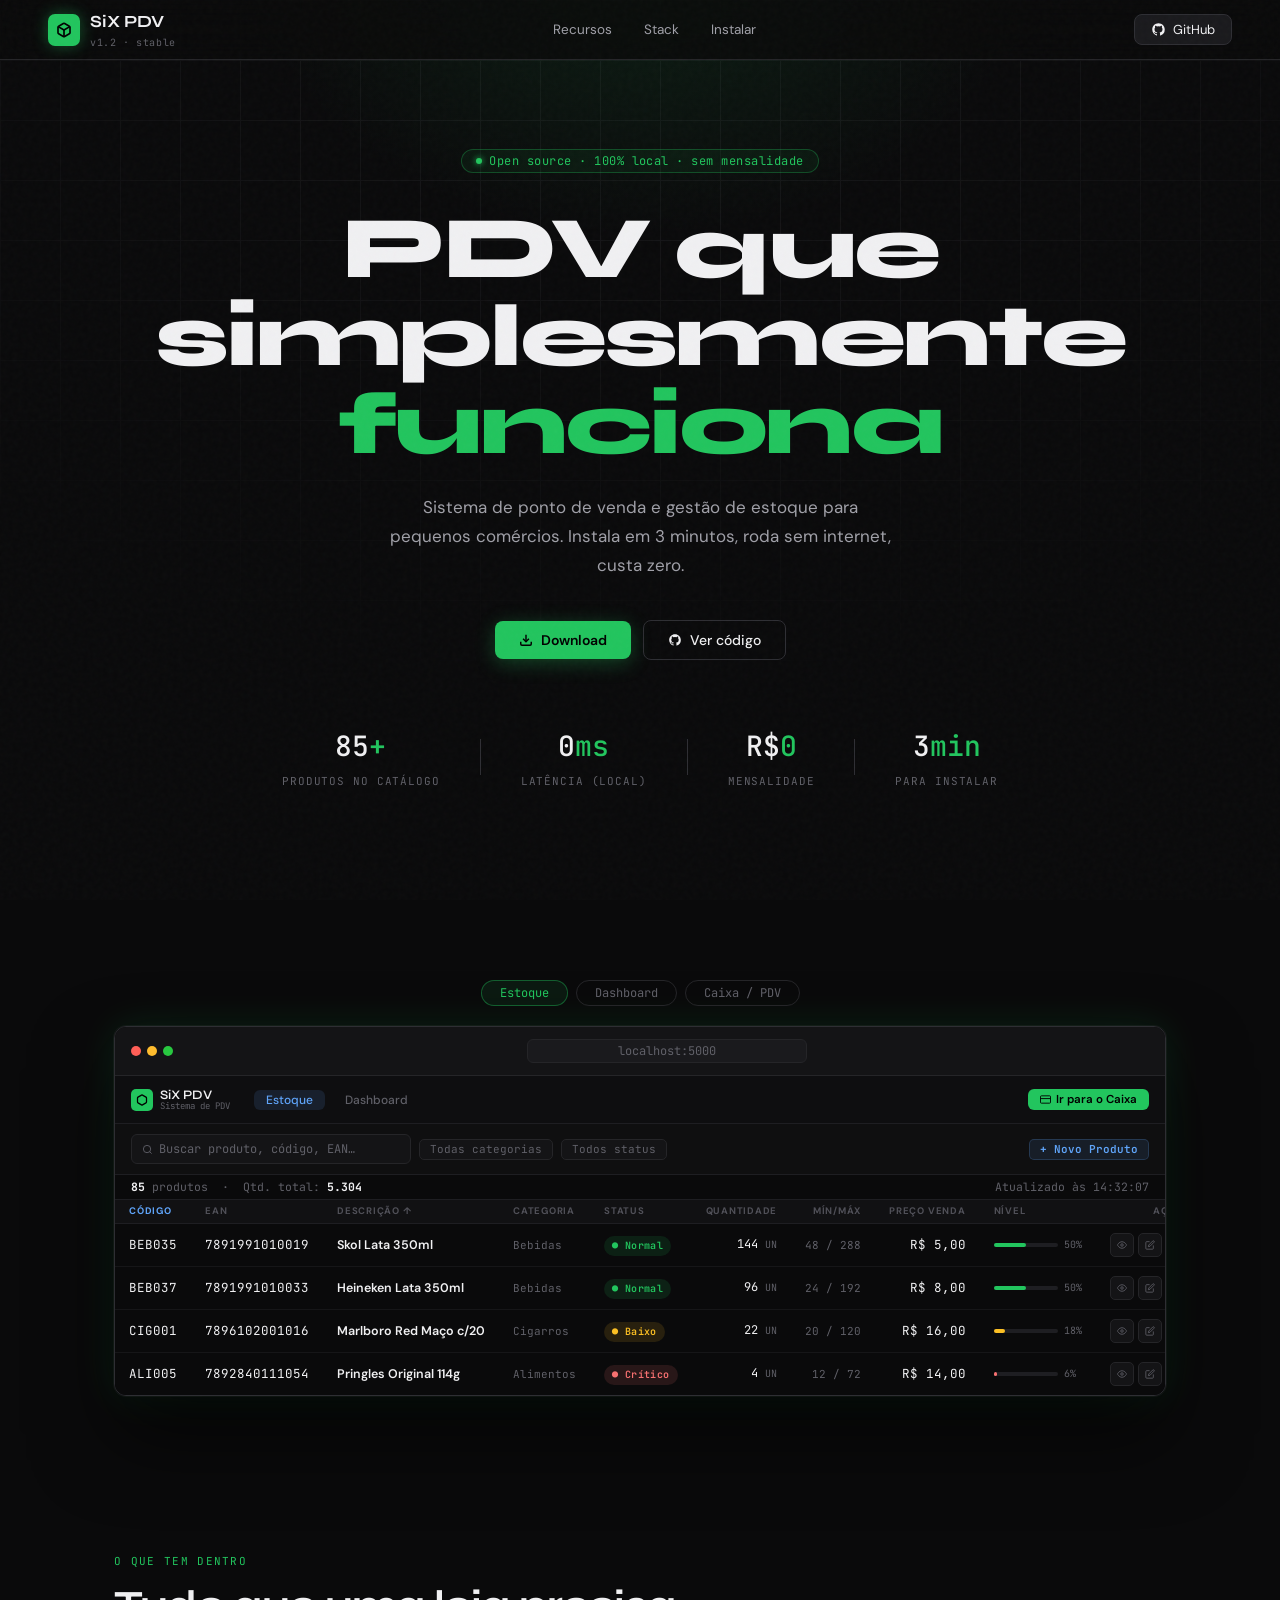
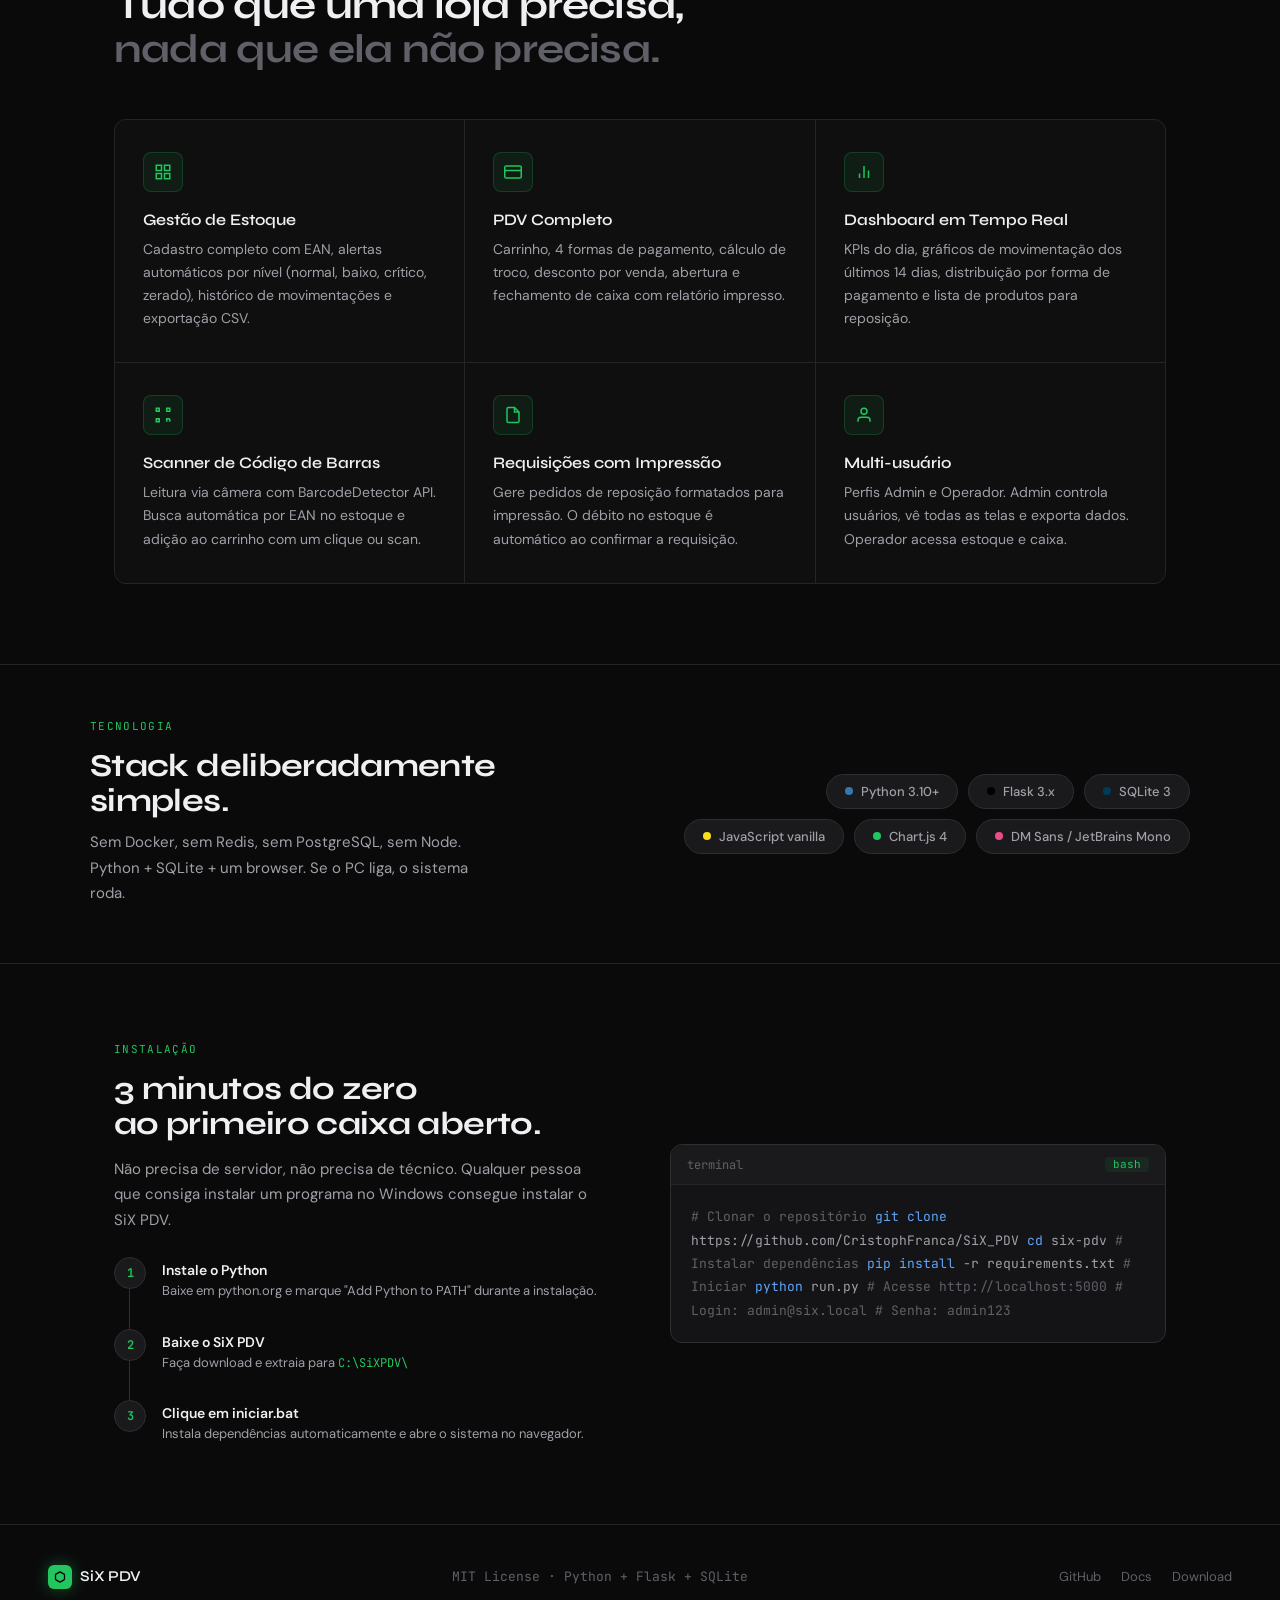
<file: index.html>
<!DOCTYPE html>
<html lang="pt-BR">
<head>
<meta charset="UTF-8">
<meta name="viewport" content="width=device-width, initial-scale=1.0">
<title>SiX PDV — Sistema de Ponto de Venda</title>
<link rel="preconnect" href="https://fonts.googleapis.com">
<link href="https://fonts.googleapis.com/css2?family=Syne:wght@400;500;600;700;800&family=JetBrains+Mono:wght@300;400;500&family=DM+Sans:wght@300;400;500&display=swap" rel="stylesheet">
<style>
/* ── Reset & Tokens ──────────────────────────────────────────── */
*, *::before, *::after { box-sizing: border-box; margin: 0; padding: 0; }

:root {
  --bg:       #0a0a0b;
  --bg2:      #0f0f10;
  --bg3:      #141416;
  --surface:  #1a1a1d;
  --border:   #252528;
  --border2:  #2e2e33;
  --text:     #f0f0f2;
  --text2:    #a0a0a8;
  --text3:    #606068;
  --green:    #22c55e;
  --green2:   #16a34a;
  --green-bg: rgba(34,197,94,.08);
  --accent:   #60a5fa;
  --yellow:   #fbbf24;
  --red:      #f87171;

  --sans:  'DM Sans', sans-serif;
  --head:  'Syne', sans-serif;
  --mono:  'JetBrains Mono', monospace;

  --r: 8px;
  --r2: 12px;
  --glow: 0 0 40px rgba(34,197,94,.15);
}

html { scroll-behavior: smooth; }
body {
  background: var(--bg);
  color: var(--text);
  font-family: var(--sans);
  font-size: 15px;
  line-height: 1.6;
  overflow-x: hidden;
}

/* ── Noise texture overlay ───────────────────────────────────── */
body::before {
  content: '';
  position: fixed; inset: 0;
  background-image: url("data:image/svg+xml,%3Csvg viewBox='0 0 200 200' xmlns='http://www.w3.org/2000/svg'%3E%3Cfilter id='n'%3E%3CfeTurbulence type='fractalNoise' baseFrequency='0.9' numOctaves='4' stitchTiles='stitch'/%3E%3C/filter%3E%3Crect width='100%25' height='100%25' filter='url(%23n)' opacity='1'/%3E%3C/svg%3E");
  opacity: .025;
  pointer-events: none;
  z-index: 1000;
}

/* ── Grid lines decorative ───────────────────────────────────── */
.grid-bg {
  position: absolute; inset: 0; overflow: hidden; pointer-events: none;
  background-image:
    linear-gradient(var(--border) 1px, transparent 1px),
    linear-gradient(90deg, var(--border) 1px, transparent 1px);
  background-size: 60px 60px;
  mask-image: radial-gradient(ellipse 80% 80% at 50% 0%, black 30%, transparent 100%);
  opacity: .4;
}

/* ── Header ──────────────────────────────────────────────────── */
header {
  position: fixed; top: 0; left: 0; right: 0; z-index: 100;
  display: flex; align-items: center; justify-content: space-between;
  padding: 0 48px; height: 60px;
  background: rgba(10,10,11,.8);
  backdrop-filter: blur(16px);
  border-bottom: 1px solid var(--border);
}

.logo-wrap {
  display: flex; align-items: center; gap: 10px;
  font-family: var(--head); font-weight: 700; font-size: 17px;
  text-decoration: none; color: var(--text);
}
.logo-box {
  width: 32px; height: 32px;
  background: var(--green); border-radius: 7px;
  display: grid; place-items: center;
  box-shadow: 0 0 16px rgba(34,197,94,.4);
}
.logo-box svg { display: block; }
.logo-sub { font-family: var(--mono); font-size: 10px; font-weight: 400; color: var(--text3); letter-spacing: .06em; }

nav { display: flex; align-items: center; gap: 4px; }
nav a {
  padding: 6px 14px; border-radius: var(--r);
  font-size: 13.5px; color: var(--text2);
  text-decoration: none;
  transition: color .2s, background .2s;
}
nav a:hover { color: var(--text); background: var(--surface); }

.btn-gh {
  display: flex; align-items: center; gap: 7px;
  padding: 7px 16px; border-radius: var(--r);
  background: var(--surface); border: 1px solid var(--border2);
  color: var(--text); font: 13px/1 var(--sans);
  text-decoration: none;
  transition: border-color .2s, background .2s;
  cursor: pointer;
}
.btn-gh:hover { background: var(--bg3); border-color: var(--text3); }

/* ── Hero ────────────────────────────────────────────────────── */
.hero {
  position: relative;
  min-height: 100vh;
  display: flex; flex-direction: column; align-items: center; justify-content: center;
  padding: 120px 24px 80px;
  text-align: center;
  overflow: hidden;
}

.hero-glow {
  position: absolute; top: -40%; left: 50%; transform: translateX(-50%);
  width: 800px; height: 600px;
  background: radial-gradient(ellipse, rgba(34,197,94,.12) 0%, transparent 70%);
  pointer-events: none;
}

.badge {
  display: inline-flex; align-items: center; gap: 7px;
  padding: 5px 14px; margin-bottom: 32px;
  border-radius: 100px;
  border: 1px solid rgba(34,197,94,.3);
  background: rgba(34,197,94,.06);
  font: 12px/1 var(--mono); color: var(--green);
  letter-spacing: .04em;
  animation: fadeUp .6s ease both;
}
.badge-dot {
  width: 6px; height: 6px; border-radius: 50%;
  background: var(--green);
  box-shadow: 0 0 6px var(--green);
  animation: pulse 2s ease-in-out infinite;
}
@keyframes pulse { 0%,100%{opacity:1} 50%{opacity:.4} }

h1 {
  font-family: var(--head);
  font-size: clamp(48px, 8vw, 88px);
  font-weight: 800; line-height: 1.0;
  letter-spacing: -.03em;
  animation: fadeUp .7s .1s ease both;
}
h1 em { font-style: normal; color: var(--green); }

.hero-desc {
  margin-top: 24px; max-width: 520px;
  font-size: 17px; line-height: 1.7;
  color: var(--text2);
  animation: fadeUp .7s .2s ease both;
}

.hero-actions {
  display: flex; align-items: center; gap: 12px;
  margin-top: 40px;
  animation: fadeUp .7s .3s ease both;
}

.btn-primary {
  display: flex; align-items: center; gap: 8px;
  padding: 12px 24px; border-radius: var(--r);
  background: var(--green); color: #000;
  font: 600 14px/1 var(--sans);
  text-decoration: none;
  transition: background .2s, transform .15s, box-shadow .2s;
  box-shadow: 0 4px 20px rgba(34,197,94,.3);
}
.btn-primary:hover { background: #4ade80; transform: translateY(-1px); box-shadow: 0 8px 28px rgba(34,197,94,.4); }

.btn-secondary {
  display: flex; align-items: center; gap: 8px;
  padding: 12px 24px; border-radius: var(--r);
  background: transparent; color: var(--text);
  border: 1px solid var(--border2);
  font: 500 14px/1 var(--sans);
  text-decoration: none;
  transition: background .2s, border-color .2s;
}
.btn-secondary:hover { background: var(--surface); border-color: var(--text3); }

.hero-stats {
  display: flex; align-items: center; gap: 40px;
  margin-top: 64px;
  font-family: var(--mono);
  animation: fadeUp .7s .4s ease both;
}
.stat-item { text-align: center; }
.stat-num { font-size: 28px; font-weight: 500; color: var(--text); }
.stat-num span { color: var(--green); }
.stat-label { font-size: 11px; color: var(--text3); letter-spacing: .08em; text-transform: uppercase; margin-top: 4px; }
.stat-div { width: 1px; height: 36px; background: var(--border2); }

@keyframes fadeUp {
  from { opacity: 0; transform: translateY(20px); }
  to   { opacity: 1; transform: translateY(0); }
}

/* ── Preview Window ──────────────────────────────────────────── */
.preview-wrap {
  width: 100%; max-width: 1100px; margin: 0 auto;
  padding: 80px 24px;
  animation: fadeUp .8s .5s ease both;
}

.window {
  border-radius: 12px;
  border: 1px solid var(--border2);
  overflow: hidden;
  box-shadow:
    0 0 0 1px rgba(255,255,255,.04),
    0 40px 80px rgba(0,0,0,.6),
    var(--glow);
}

.window-bar {
  background: var(--bg3);
  border-bottom: 1px solid var(--border);
  padding: 12px 16px;
  display: flex; align-items: center; gap: 12px;
}
.dots { display: flex; gap: 6px; }
.dot { width: 10px; height: 10px; border-radius: 50%; }
.dot.r { background: #ff5f57; }
.dot.y { background: #febc2e; }
.dot.g { background: #28c840; }
.window-url {
  flex: 1; text-align: center;
  font: 12px/1 var(--mono); color: var(--text3);
  background: var(--surface);
  padding: 5px 14px; border-radius: 6px;
  border: 1px solid var(--border);
  max-width: 280px; margin: 0 auto;
}

/* Tabs para trocar a tela */
.preview-tabs {
  display: flex; justify-content: center; gap: 8px;
  margin-bottom: 20px;
}
.ptab {
  padding: 6px 18px; border-radius: 100px;
  font: 12px/1 var(--mono); color: var(--text3);
  border: 1px solid var(--border);
  background: transparent; cursor: pointer;
  transition: all .2s;
}
.ptab.active, .ptab:hover {
  color: var(--green); border-color: rgba(34,197,94,.4);
  background: var(--green-bg);
}

/* ── Telas simuladas ─────────────────────────────────────────── */
.screen { display: none; }
.screen.active { display: block; }

/* Topbar do sistema */
.sys-topbar {
  background: #0e0e10;
  border-bottom: 1px solid #1e1e22;
  padding: 0 16px; height: 48px;
  display: flex; align-items: center; gap: 8px;
}
.sys-logo {
  display: flex; align-items: center; gap: 7px;
  font: 600 13px/1 var(--head); color: var(--text);
  margin-right: 16px;
}
.sys-logo-box {
  width: 22px; height: 22px; background: var(--green); border-radius: 5px;
  display: grid; place-items: center;
}
.sys-logo-sub { font: 400 9px/1 var(--mono); color: var(--text3); }
.nav-pill {
  padding: 4px 12px; border-radius: 6px;
  font: 500 12px/1 var(--sans); color: var(--text3);
  text-decoration: none; cursor: default;
}
.nav-pill.active { background: rgba(96,165,250,.12); color: var(--accent); }
.spacer { flex: 1; }
.btn-green-sm {
  display: flex; align-items: center; gap: 5px;
  padding: 5px 12px; border-radius: 6px;
  background: var(--green); color: #000;
  font: 600 11.5px/1 var(--sans);
}

/* ── Tela Estoque ─────────────────────────────────────────────── */
.estoque-body { background: #0a0a0b; padding: 0; }
.est-toolbar {
  background: #0f0f10;
  border-bottom: 1px solid #1e1e22;
  padding: 10px 16px;
  display: flex; align-items: center; gap: 8px;
}
.search-box {
  display: flex; align-items: center; gap: 6px;
  background: #141416; border: 1px solid #252528;
  border-radius: 6px; padding: 0 10px;
  flex: 1; max-width: 280px; height: 30px;
  font: 12px/1 var(--mono); color: var(--text3);
}
.filter-pill {
  padding: 4px 10px; border-radius: 5px;
  background: #141416; border: 1px solid #252528;
  font: 11px/1 var(--mono); color: var(--text3);
}
.result-row {
  padding: 6px 16px; font: 11.5px/1 var(--mono);
  color: var(--text3); border-bottom: 1px solid #1e1e22;
  display: flex; justify-content: space-between;
}
.result-row strong { color: var(--text); }

table.est-table { width: 100%; border-collapse: collapse; }
table.est-table th {
  background: #111113; padding: 7px 14px;
  font: 700 9.5px/1 var(--sans); text-transform: uppercase;
  letter-spacing: .08em; color: #505058;
  border-bottom: 1px solid #1e1e22; text-align: left;
  white-space: nowrap;
}
table.est-table th:first-child { color: var(--accent); }
table.est-table td {
  padding: 9px 14px; font-size: 12.5px;
  border-bottom: 1px solid #161618; color: var(--text);
  white-space: nowrap;
}
table.est-table tr:last-child td { border: none; }
table.est-table tr:hover td { background: rgba(255,255,255,.02); }
.cod { font: 11px/1 var(--mono); color: var(--text3); }
.ean { font: 10.5px/1 var(--mono); color: #404048; }
.pill {
  display: inline-block; padding: 2px 8px; border-radius: 100px;
  font: 600 10px/1.6 var(--mono); letter-spacing: .04em;
}
.pill.normal  { background: rgba(34,197,94,.12); color: var(--green); }
.pill.baixo   { background: rgba(251,191,36,.12); color: var(--yellow); }
.pill.critico { background: rgba(248,113,113,.12); color: var(--red); }
.level-bar { display: flex; align-items: center; gap: 6px; }
.bar-track { width: 64px; height: 4px; background: #1e1e22; border-radius: 2px; }
.bar-fill  { height: 4px; border-radius: 2px; background: var(--green); }
.bar-fill.y { background: var(--yellow); }
.bar-fill.r { background: var(--red); }
.bar-pct { font: 10px/1 var(--mono); color: var(--text3); }
.price-col { font-family: var(--mono); font-size: 12px; color: var(--green); }
.actions-col { display: flex; gap: 4px; justify-content: flex-end; }
.ic-btn {
  width: 24px; height: 24px; border-radius: 5px;
  background: #141416; border: 1px solid #252528;
  display: grid; place-items: center; cursor: default;
}

/* ── Tela Dashboard ───────────────────────────────────────────── */
.dash-body { background: #0a0a0b; padding: 16px; display: grid; grid-template-columns: 1fr 1fr 1fr 1fr; gap: 10px; }
.kpi {
  background: #0f0f10; border: 1px solid #1e1e22;
  border-radius: 8px; padding: 14px 16px;
}
.kpi-label { font: 10px/1 var(--mono); color: var(--text3); text-transform: uppercase; letter-spacing: .08em; }
.kpi-val { font: 700 22px/1.2 var(--head); color: var(--text); margin-top: 6px; }
.kpi-val.green { color: var(--green); }
.kpi-sub { font: 11px/1 var(--mono); color: var(--text3); margin-top: 4px; }
.dash-chart {
  grid-column: span 2;
  background: #0f0f10; border: 1px solid #1e1e22;
  border-radius: 8px; padding: 14px 16px;
}
.chart-title { font: 600 11px/1 var(--sans); color: var(--text2); margin-bottom: 12px; text-transform: uppercase; letter-spacing: .06em; }
.mini-bars { display: flex; align-items: flex-end; gap: 3px; height: 60px; }
.mini-bar { flex: 1; border-radius: 2px 2px 0 0; background: var(--green); opacity: .7; transition: opacity .2s; }
.mini-bar:hover { opacity: 1; }
.dash-list {
  grid-column: span 2;
  background: #0f0f10; border: 1px solid #1e1e22;
  border-radius: 8px; padding: 14px 16px;
}
.list-row {
  display: flex; align-items: center; justify-content: space-between;
  padding: 6px 0; border-bottom: 1px solid #161618;
  font-size: 12px;
}
.list-row:last-child { border: none; }
.list-dot { width: 6px; height: 6px; border-radius: 50%; margin-right: 8px; flex-shrink: 0; }

/* ── Tela Caixa / PDV ─────────────────────────────────────────── */
.caixa-body { background: #0a0a0b; display: grid; grid-template-columns: 1fr 340px; height: 380px; }
.prod-grid { padding: 12px; display: grid; grid-template-columns: repeat(4, 1fr); gap: 8px; align-content: start; overflow: hidden; }
.prod-card {
  background: #0f0f10; border: 1px solid #1e1e22;
  border-radius: 8px; padding: 10px;
  cursor: default; transition: border-color .2s;
}
.prod-card:hover { border-color: rgba(34,197,94,.3); }
.prod-card.esg { opacity: .4; }
.prod-nome { font: 600 11.5px/1.3 var(--sans); color: var(--text); margin-bottom: 4px; }
.prod-cat { font: 10px/1 var(--mono); color: var(--text3); margin-bottom: 6px; }
.prod-preco-card { font: 700 14px/1 var(--mono); color: var(--green); }
.prod-stock { font: 10px/1 var(--mono); color: var(--text3); margin-top: 3px; }

.cart-panel {
  background: #0d0d0e; border-left: 1px solid #1e1e22;
  display: flex; flex-direction: column;
}
.cart-header {
  padding: 12px 14px; border-bottom: 1px solid #1e1e22;
  font: 600 12px/1 var(--sans); color: var(--text2);
  text-transform: uppercase; letter-spacing: .06em;
}
.cart-items { flex: 1; padding: 10px 14px; display: flex; flex-direction: column; gap: 8px; }
.cart-item {
  display: flex; align-items: center; gap: 8px;
  padding: 8px 10px; background: #111113;
  border: 1px solid #1e1e22; border-radius: 6px;
}
.cart-item-name { flex: 1; font: 500 11.5px/1.3 var(--sans); color: var(--text); }
.cart-qty {
  display: flex; align-items: center; gap: 4px;
  font: 12px/1 var(--mono); color: var(--text2);
}
.qty-btn {
  width: 18px; height: 18px; border-radius: 4px;
  background: #1e1e22; font-size: 12px; color: var(--text3);
  display: grid; place-items: center; cursor: default;
}
.cart-sub { font: 600 12px/1 var(--mono); color: var(--green); }
.cart-footer { padding: 12px 14px; border-top: 1px solid #1e1e22; }
.cart-total-row {
  display: flex; justify-content: space-between; align-items: center;
  margin-bottom: 10px;
}
.cart-total-label { font: 11px/1 var(--mono); color: var(--text3); text-transform: uppercase; letter-spacing: .06em; }
.cart-total-val { font: 700 20px/1 var(--mono); color: var(--text); }
.pay-btns { display: grid; grid-template-columns: 1fr 1fr; gap: 6px; margin-bottom: 8px; }
.pay-btn {
  padding: 6px; border-radius: 5px;
  font: 600 10px/1 var(--sans); color: var(--text2);
  background: #141416; border: 1px solid #252528;
  text-align: center; cursor: default;
}
.pay-btn.sel { background: rgba(34,197,94,.1); border-color: rgba(34,197,94,.3); color: var(--green); }
.btn-finalizar {
  width: 100%; padding: 10px;
  background: var(--green); color: #000;
  border-radius: 6px; font: 700 13px/1 var(--sans);
  text-align: center; cursor: default;
}

/* ── Features Section ─────────────────────────────────────────── */
section.features {
  max-width: 1100px; margin: 0 auto;
  padding: 80px 24px;
}
.sec-label {
  font: 400 11px/1 var(--mono); color: var(--green);
  letter-spacing: .12em; text-transform: uppercase;
  margin-bottom: 16px;
}
.sec-title {
  font: 700 clamp(30px,4vw,44px)/1.1 var(--head);
  letter-spacing: -.02em; margin-bottom: 48px;
}
.sec-title span { color: var(--text3); }

.features-grid {
  display: grid;
  grid-template-columns: repeat(3, 1fr);
  gap: 1px;
  background: var(--border);
  border: 1px solid var(--border);
  border-radius: var(--r2);
  overflow: hidden;
}
.feat {
  background: var(--bg2);
  padding: 32px 28px;
  transition: background .2s;
}
.feat:hover { background: var(--bg3); }
.feat-icon {
  width: 40px; height: 40px; border-radius: 8px;
  background: var(--green-bg); border: 1px solid rgba(34,197,94,.2);
  display: grid; place-items: center; margin-bottom: 20px;
  color: var(--green);
}
.feat-title { font: 600 16px/1 var(--head); margin-bottom: 10px; }
.feat-desc { font-size: 14px; color: var(--text2); line-height: 1.65; }

/* ── Stack Section ───────────────────────────────────────────── */
section.stack {
  border-top: 1px solid var(--border);
  border-bottom: 1px solid var(--border);
  padding: 56px 24px;
}
.stack-inner {
  max-width: 1100px; margin: 0 auto;
  display: flex; align-items: center; justify-content: space-between; gap: 48px;
  flex-wrap: wrap;
}
.stack-left { flex: 1; min-width: 280px; }
.stack-left p { color: var(--text2); max-width: 400px; line-height: 1.7; margin-top: 12px; }
.stack-pills { display: flex; flex-wrap: wrap; gap: 10px; flex: 1; min-width: 280px; justify-content: flex-end; }
.stack-pill {
  display: flex; align-items: center; gap: 8px;
  padding: 10px 18px; border-radius: 100px;
  background: var(--surface); border: 1px solid var(--border2);
  font: 500 13px/1 var(--sans); color: var(--text2);
  transition: border-color .2s, color .2s;
}
.stack-pill:hover { border-color: var(--green); color: var(--text); }
.pill-dot { width: 8px; height: 8px; border-radius: 50%; }

/* ── Install Section ─────────────────────────────────────────── */
section.install {
  max-width: 1100px; margin: 0 auto;
  padding: 80px 24px;
  display: grid; grid-template-columns: 1fr 1fr; gap: 60px; align-items: center;
}
.install-text .sec-title { margin-bottom: 16px; }
.install-text p { color: var(--text2); line-height: 1.7; margin-bottom: 24px; }
.install-steps { display: flex; flex-direction: column; gap: 0; }
.step {
  display: flex; gap: 16px; position: relative;
  padding-bottom: 28px;
}
.step:last-child { padding-bottom: 0; }
.step::before {
  content: ''; position: absolute;
  left: 15px; top: 32px; bottom: 0; width: 1px;
  background: var(--border2);
}
.step:last-child::before { display: none; }
.step-num {
  width: 32px; height: 32px; border-radius: 50%; flex-shrink: 0;
  background: var(--surface); border: 1px solid var(--border2);
  display: grid; place-items: center;
  font: 600 12px/1 var(--mono); color: var(--green);
  position: relative; z-index: 1;
}
.step-content { padding-top: 6px; }
.step-title { font: 600 14px/1 var(--sans); color: var(--text); margin-bottom: 4px; }
.step-desc { font: 13px/1.5 var(--sans); color: var(--text2); }

.code-block {
  background: var(--bg3);
  border: 1px solid var(--border2);
  border-radius: var(--r2);
  overflow: hidden;
}
.code-header {
  padding: 12px 16px; background: var(--surface);
  border-bottom: 1px solid var(--border);
  display: flex; align-items: center; justify-content: space-between;
}
.code-filename { font: 12px/1 var(--mono); color: var(--text3); }
.code-lang {
  font: 11px/1 var(--mono); color: var(--green);
  background: var(--green-bg); padding: 2px 8px; border-radius: 4px;
}
.code-body { padding: 20px; font: 13px/1.8 var(--mono); color: var(--text2); }
.code-body .cmd { color: var(--accent); }
.code-body .comment { color: var(--text3); }
.code-body .str { color: var(--green); }
.code-body .kw { color: var(--yellow); }

/* ── Footer ──────────────────────────────────────────────────── */
footer {
  border-top: 1px solid var(--border);
  padding: 40px 48px;
  display: flex; align-items: center; justify-content: space-between;
  gap: 24px; flex-wrap: wrap;
}
.footer-logo { display: flex; align-items: center; gap: 8px; font: 600 15px/1 var(--head); color: var(--text); }
.footer-note { font: 13px/1 var(--mono); color: var(--text3); }
.footer-links { display: flex; gap: 20px; }
.footer-links a { font: 13px/1 var(--sans); color: var(--text3); text-decoration: none; transition: color .2s; }
.footer-links a:hover { color: var(--text); }

/* ── Responsivo ──────────────────────────────────────────────── */
@media (max-width: 900px) {
  header { padding: 0 20px; }
  header nav { display: none; }
  .hero-stats { gap: 24px; }
  .features-grid { grid-template-columns: 1fr 1fr; }
  section.install { grid-template-columns: 1fr; }
  .stack-inner { flex-direction: column; }
  .stack-pills { justify-content: flex-start; }
}
@media (max-width: 600px) {
  h1 { font-size: 40px; }
  .features-grid { grid-template-columns: 1fr; }
  .hero-stats { flex-direction: column; gap: 20px; }
  .stat-div { display: none; }
  footer { flex-direction: column; align-items: flex-start; }
  .caixa-body { grid-template-columns: 1fr; }
  .cart-panel { display: none; }
}
</style>
</head>
<body>

<!-- ── Header ──────────────────────────────────────────────────── -->
<header>
  <a class="logo-wrap" href="#">
    <div class="logo-box">
      <svg width="16" height="16" viewBox="0 0 24 24" fill="none" stroke="#000" stroke-width="2.5">
        <path d="M21 16V8a2 2 0 0 0-1-1.73l-7-4a2 2 0 0 0-2 0l-7 4A2 2 0 0 0 3 8v8a2 2 0 0 0 1 1.73l7 4a2 2 0 0 0 2 0l7-4A2 2 0 0 0 21 16z"/>
        <polyline points="3.27 6.96 12 12.01 20.73 6.96"/>
        <line x1="12" y1="22.08" x2="12" y2="12"/>
      </svg>
    </div>
    <div>
      <div>SiX PDV</div>
      <div class="logo-sub">v1.2 · stable</div>
    </div>
  </a>
  <nav>
    <a href="#features">Recursos</a>
    <a href="#stack">Stack</a>
    <a href="#install">Instalar</a>
  </nav>
  <a class="btn-gh" href="https://github.com/CristophFranca/SiX_PDV" target="_blank">
    <svg width="15" height="15" viewBox="0 0 24 24" fill="currentColor"><path d="M12 2C6.477 2 2 6.484 2 12.017c0 4.425 2.865 8.18 6.839 9.504.5.092.682-.217.682-.483 0-.237-.008-.868-.013-1.703-2.782.605-3.369-1.343-3.369-1.343-.454-1.158-1.11-1.466-1.11-1.466-.908-.62.069-.608.069-.608 1.003.07 1.531 1.032 1.531 1.032.892 1.53 2.341 1.088 2.91.832.092-.647.35-1.088.636-1.338-2.22-.253-4.555-1.113-4.555-4.951 0-1.093.39-1.988 1.029-2.688-.103-.253-.446-1.272.098-2.65 0 0 .84-.27 2.75 1.026A9.564 9.564 0 0 1 12 6.844a9.59 9.59 0 0 1 2.504.337c1.909-1.296 2.747-1.027 2.747-1.027.546 1.379.202 2.398.1 2.651.64.7 1.028 1.595 1.028 2.688 0 3.848-2.339 4.695-4.566 4.943.359.309.678.92.678 1.855 0 1.338-.012 2.419-.012 2.747 0 .268.18.58.688.482A10.02 10.02 0 0 0 22 12.017C22 6.484 17.522 2 12 2z"/></svg>
    GitHub
  </a>
</header>

<!-- ── Hero ────────────────────────────────────────────────────── -->
<section class="hero">
  <div class="grid-bg"></div>
  <div class="hero-glow"></div>

  <div class="badge">
    <span class="badge-dot"></span>
    Open source · 100% local · sem mensalidade
  </div>

  <h1>PDV que<br>simplesmente <em>funciona</em></h1>

  <p class="hero-desc">
    Sistema de ponto de venda e gestão de estoque para pequenos comércios.
    Instala em 3 minutos, roda sem internet, custa zero.
  </p>

  <div class="hero-actions">
    <a class="btn-primary" href="https://github.com/CristophFranca/SiX_PDV/archive/refs/heads/main.zip">
      <svg width="14" height="14" viewBox="0 0 24 24" fill="none" stroke="currentColor" stroke-width="2.5"><path d="M21 15v4a2 2 0 0 1-2 2H5a2 2 0 0 1-2-2v-4"/><polyline points="7 10 12 15 17 10"/><line x1="12" y1="15" x2="12" y2="3"/></svg>
      Download
    </a>
    <a class="btn-secondary" href="https://github.com/CristophFranca/SiX_PDV" target="_blank">
      <svg width="14" height="14" viewBox="0 0 24 24" fill="currentColor"><path d="M12 2C6.477 2 2 6.484 2 12.017c0 4.425 2.865 8.18 6.839 9.504.5.092.682-.217.682-.483 0-.237-.008-.868-.013-1.703-2.782.605-3.369-1.343-3.369-1.343-.454-1.158-1.11-1.466-1.11-1.466-.908-.62.069-.608.069-.608 1.003.07 1.531 1.032 1.531 1.032.892 1.53 2.341 1.088 2.91.832.092-.647.35-1.088.636-1.338-2.22-.253-4.555-1.113-4.555-4.951 0-1.093.39-1.988 1.029-2.688-.103-.253-.446-1.272.098-2.65 0 0 .84-.27 2.75 1.026A9.564 9.564 0 0 1 12 6.844a9.59 9.59 0 0 1 2.504.337c1.909-1.296 2.747-1.027 2.747-1.027.546 1.379.202 2.398.1 2.651.64.7 1.028 1.595 1.028 2.688 0 3.848-2.339 4.695-4.566 4.943.359.309.678.92.678 1.855 0 1.338-.012 2.419-.012 2.747 0 .268.18.58.688.482A10.02 10.02 0 0 0 22 12.017C22 6.484 17.522 2 12 2z"/></svg>
      Ver código
    </a>
  </div>

  <div class="hero-stats">
    <div class="stat-item">
      <div class="stat-num">85<span>+</span></div>
      <div class="stat-label">Produtos no catálogo</div>
    </div>
    <div class="stat-div"></div>
    <div class="stat-item">
      <div class="stat-num">0<span>ms</span></div>
      <div class="stat-label">Latência (local)</div>
    </div>
    <div class="stat-div"></div>
    <div class="stat-item">
      <div class="stat-num">R$<span>0</span></div>
      <div class="stat-label">Mensalidade</div>
    </div>
    <div class="stat-div"></div>
    <div class="stat-item">
      <div class="stat-num">3<span>min</span></div>
      <div class="stat-label">Para instalar</div>
    </div>
  </div>
</section>

<!-- ── Preview ─────────────────────────────────────────────────── -->
<div class="preview-wrap">
  <div class="preview-tabs">
    <button class="ptab active" onclick="showScreen('estoque',this)">Estoque</button>
    <button class="ptab" onclick="showScreen('dashboard',this)">Dashboard</button>
    <button class="ptab" onclick="showScreen('caixa',this)">Caixa / PDV</button>
  </div>

  <div class="window">
    <div class="window-bar">
      <div class="dots"><div class="dot r"></div><div class="dot y"></div><div class="dot g"></div></div>
      <div class="window-url">localhost:5000</div>
    </div>

    <!-- Topbar do sistema (compartilhada) -->
    <div class="sys-topbar">
      <div class="sys-logo">
        <div class="sys-logo-box">
          <svg width="12" height="12" viewBox="0 0 24 24" fill="none" stroke="#000" stroke-width="2.5">
            <path d="M21 16V8a2 2 0 0 0-1-1.73l-7-4a2 2 0 0 0-2 0l-7 4A2 2 0 0 0 3 8v8a2 2 0 0 0 1 1.73l7 4a2 2 0 0 0 2 0l7-4A2 2 0 0 0 21 16z"/>
          </svg>
        </div>
        <div>
          <div>SiX PDV</div>
          <div class="sys-logo-sub">Sistema de PDV</div>
        </div>
      </div>
      <div id="sys-nav-estoque" class="nav-pill active">Estoque</div>
      <div id="sys-nav-dash" class="nav-pill">Dashboard</div>
      <div class="spacer"></div>
      <div id="sys-btn-caixa" class="btn-green-sm">
        <svg width="11" height="11" viewBox="0 0 24 24" fill="none" stroke="currentColor" stroke-width="2"><rect x="1" y="4" width="22" height="16" rx="2"/><line x1="1" y1="10" x2="23" y2="10"/></svg>
        Ir para o Caixa
      </div>
    </div>

    <!-- ESTOQUE -->
    <div class="screen active" id="screen-estoque">
      <div class="estoque-body">
        <div class="est-toolbar">
          <div class="search-box">
            <svg width="11" height="11" viewBox="0 0 24 24" fill="none" stroke="currentColor" stroke-width="2"><circle cx="11" cy="11" r="8"/><path d="m21 21-4.35-4.35"/></svg>
            Buscar produto, código, EAN…
          </div>
          <div class="filter-pill">Todas categorias</div>
          <div class="filter-pill">Todos status</div>
          <div style="margin-left:auto;display:flex;gap:6px">
            <div style="padding:4px 10px;border-radius:5px;background:rgba(96,165,250,.1);border:1px solid rgba(96,165,250,.2);font:600 11px/1 var(--mono);color:var(--accent)">+ Novo Produto</div>
          </div>
        </div>
        <div class="result-row">
          <span><strong>85</strong> produtos &nbsp;·&nbsp; Qtd. total: <strong>5.304</strong></span>
          <span>Atualizado às 14:32:07</span>
        </div>
        <table class="est-table">
          <thead>
            <tr>
              <th>Código</th><th>EAN</th><th>Descrição ↑</th><th>Categoria</th><th>Status</th>
              <th style="text-align:right">Quantidade</th><th style="text-align:right">Mín/Máx</th>
              <th style="text-align:right">Preço Venda</th><th>Nível</th><th style="text-align:right">Ações</th>
            </tr>
          </thead>
          <tbody>
            <tr>
              <td class="cod">BEB035</td>
              <td class="ean">7891991010019</td>
              <td style="font-weight:600">Skol Lata 350ml</td>
              <td><span style="font:11px/1 var(--mono);color:var(--text3)">Bebidas</span></td>
              <td><span class="pill normal">● Normal</span></td>
              <td style="text-align:right;font-family:var(--mono);font-size:12px">144 <span style="color:var(--text3);font-size:10px">UN</span></td>
              <td style="text-align:right;font:11px/1 var(--mono);color:var(--text3)">48 / 288</td>
              <td class="price-col" style="text-align:right">R$ 5,00</td>
              <td><div class="level-bar"><div class="bar-track"><div class="bar-fill" style="width:50%"></div></div><span class="bar-pct">50%</span></div></td>
              <td><div class="actions-col">
                <div class="ic-btn"><svg width="10" height="10" viewBox="0 0 24 24" fill="none" stroke="var(--text3)" stroke-width="2"><path d="M1 12s4-8 11-8 11 8 11 8-4 8-11 8-11-8-11-8z"/><circle cx="12" cy="12" r="3"/></svg></div>
                <div class="ic-btn"><svg width="10" height="10" viewBox="0 0 24 24" fill="none" stroke="var(--text3)" stroke-width="2"><path d="M11 4H4a2 2 0 0 0-2 2v14a2 2 0 0 0 2 2h14a2 2 0 0 0 2-2v-7"/><path d="M18.5 2.5a2.121 2.121 0 0 1 3 3L12 15l-4 1 1-4 9.5-9.5z"/></svg></div>
                <div class="ic-btn" style="border-color:rgba(96,165,250,.25)"><svg width="10" height="10" viewBox="0 0 24 24" fill="none" stroke="var(--accent)" stroke-width="2"><path d="M14 2H6a2 2 0 0 0-2 2v16a2 2 0 0 0 2 2h12a2 2 0 0 0 2-2V8z"/><polyline points="14 2 14 8 20 8"/></svg></div>
              </div></td>
            </tr>
            <tr>
              <td class="cod">BEB037</td>
              <td class="ean">7891991010033</td>
              <td style="font-weight:600">Heineken Lata 350ml</td>
              <td><span style="font:11px/1 var(--mono);color:var(--text3)">Bebidas</span></td>
              <td><span class="pill normal">● Normal</span></td>
              <td style="text-align:right;font-family:var(--mono);font-size:12px">96 <span style="color:var(--text3);font-size:10px">UN</span></td>
              <td style="text-align:right;font:11px/1 var(--mono);color:var(--text3)">24 / 192</td>
              <td class="price-col" style="text-align:right">R$ 8,00</td>
              <td><div class="level-bar"><div class="bar-track"><div class="bar-fill" style="width:50%"></div></div><span class="bar-pct">50%</span></div></td>
              <td><div class="actions-col">
                <div class="ic-btn"><svg width="10" height="10" viewBox="0 0 24 24" fill="none" stroke="var(--text3)" stroke-width="2"><path d="M1 12s4-8 11-8 11 8 11 8-4 8-11 8-11-8-11-8z"/><circle cx="12" cy="12" r="3"/></svg></div>
                <div class="ic-btn"><svg width="10" height="10" viewBox="0 0 24 24" fill="none" stroke="var(--text3)" stroke-width="2"><path d="M11 4H4a2 2 0 0 0-2 2v14a2 2 0 0 0 2 2h14a2 2 0 0 0 2-2v-7"/><path d="M18.5 2.5a2.121 2.121 0 0 1 3 3L12 15l-4 1 1-4 9.5-9.5z"/></svg></div>
                <div class="ic-btn" style="border-color:rgba(96,165,250,.25)"><svg width="10" height="10" viewBox="0 0 24 24" fill="none" stroke="var(--accent)" stroke-width="2"><path d="M14 2H6a2 2 0 0 0-2 2v16a2 2 0 0 0 2 2h12a2 2 0 0 0 2-2V8z"/><polyline points="14 2 14 8 20 8"/></svg></div>
              </div></td>
            </tr>
            <tr>
              <td class="cod">CIG001</td>
              <td class="ean">7896102001016</td>
              <td style="font-weight:600">Marlboro Red Maço c/20</td>
              <td><span style="font:11px/1 var(--mono);color:var(--text3)">Cigarros</span></td>
              <td><span class="pill baixo">● Baixo</span></td>
              <td style="text-align:right;font-family:var(--mono);font-size:12px">22 <span style="color:var(--text3);font-size:10px">UN</span></td>
              <td style="text-align:right;font:11px/1 var(--mono);color:var(--text3)">20 / 120</td>
              <td class="price-col" style="text-align:right">R$ 16,00</td>
              <td><div class="level-bar"><div class="bar-track"><div class="bar-fill y" style="width:18%"></div></div><span class="bar-pct">18%</span></div></td>
              <td><div class="actions-col">
                <div class="ic-btn"><svg width="10" height="10" viewBox="0 0 24 24" fill="none" stroke="var(--text3)" stroke-width="2"><path d="M1 12s4-8 11-8 11 8 11 8-4 8-11 8-11-8-11-8z"/><circle cx="12" cy="12" r="3"/></svg></div>
                <div class="ic-btn"><svg width="10" height="10" viewBox="0 0 24 24" fill="none" stroke="var(--text3)" stroke-width="2"><path d="M11 4H4a2 2 0 0 0-2 2v14a2 2 0 0 0 2 2h14a2 2 0 0 0 2-2v-7"/><path d="M18.5 2.5a2.121 2.121 0 0 1 3 3L12 15l-4 1 1-4 9.5-9.5z"/></svg></div>
                <div class="ic-btn" style="border-color:rgba(96,165,250,.25)"><svg width="10" height="10" viewBox="0 0 24 24" fill="none" stroke="var(--accent)" stroke-width="2"><path d="M14 2H6a2 2 0 0 0-2 2v16a2 2 0 0 0 2 2h12a2 2 0 0 0 2-2V8z"/><polyline points="14 2 14 8 20 8"/></svg></div>
              </div></td>
            </tr>
            <tr>
              <td class="cod">ALI005</td>
              <td class="ean">7892840111054</td>
              <td style="font-weight:600">Pringles Original 114g</td>
              <td><span style="font:11px/1 var(--mono);color:var(--text3)">Alimentos</span></td>
              <td><span class="pill critico">● Crítico</span></td>
              <td style="text-align:right;font-family:var(--mono);font-size:12px">4 <span style="color:var(--text3);font-size:10px">UN</span></td>
              <td style="text-align:right;font:11px/1 var(--mono);color:var(--text3)">12 / 72</td>
              <td class="price-col" style="text-align:right">R$ 14,00</td>
              <td><div class="level-bar"><div class="bar-track"><div class="bar-fill r" style="width:6%"></div></div><span class="bar-pct">6%</span></div></td>
              <td><div class="actions-col">
                <div class="ic-btn"><svg width="10" height="10" viewBox="0 0 24 24" fill="none" stroke="var(--text3)" stroke-width="2"><path d="M1 12s4-8 11-8 11 8 11 8-4 8-11 8-11-8-11-8z"/><circle cx="12" cy="12" r="3"/></svg></div>
                <div class="ic-btn"><svg width="10" height="10" viewBox="0 0 24 24" fill="none" stroke="var(--text3)" stroke-width="2"><path d="M11 4H4a2 2 0 0 0-2 2v14a2 2 0 0 0 2 2h14a2 2 0 0 0 2-2v-7"/><path d="M18.5 2.5a2.121 2.121 0 0 1 3 3L12 15l-4 1 1-4 9.5-9.5z"/></svg></div>
                <div class="ic-btn" style="border-color:rgba(96,165,250,.25)"><svg width="10" height="10" viewBox="0 0 24 24" fill="none" stroke="var(--accent)" stroke-width="2"><path d="M14 2H6a2 2 0 0 0-2 2v16a2 2 0 0 0 2 2h12a2 2 0 0 0 2-2V8z"/><polyline points="14 2 14 8 20 8"/></svg></div>
              </div></td>
            </tr>
          </tbody>
        </table>
      </div>
    </div>

    <!-- DASHBOARD -->
    <div class="screen" id="screen-dashboard">
      <div class="dash-body">
        <div class="kpi">
          <div class="kpi-label">Vendas hoje</div>
          <div class="kpi-val green">R$ 847,50</div>
          <div class="kpi-sub">↑ 12% vs ontem</div>
        </div>
        <div class="kpi">
          <div class="kpi-label">Transações</div>
          <div class="kpi-val">34</div>
          <div class="kpi-sub">ticket médio R$ 24,90</div>
        </div>
        <div class="kpi">
          <div class="kpi-label">SKUs ativos</div>
          <div class="kpi-val">85</div>
          <div class="kpi-sub">3 categorias</div>
        </div>
        <div class="kpi">
          <div class="kpi-label">Itens críticos</div>
          <div class="kpi-val" style="color:var(--red)">4</div>
          <div class="kpi-sub">reposição urgente</div>
        </div>

        <div class="dash-chart">
          <div class="chart-title">Movimentações — 14 dias</div>
          <div class="mini-bars" id="miniBars"></div>
        </div>

        <div class="dash-list">
          <div class="chart-title">Críticos — reposição</div>
          <div class="list-row">
            <div style="display:flex;align-items:center"><div class="list-dot" style="background:var(--red)"></div><span style="font-size:12px">Pringles Original 114g</span></div>
            <span class="pill critico">4 UN</span>
          </div>
          <div class="list-row">
            <div style="display:flex;align-items:center"><div class="list-dot" style="background:var(--yellow)"></div><span style="font-size:12px">Marlboro Red Maço</span></div>
            <span class="pill baixo">22 UN</span>
          </div>
          <div class="list-row">
            <div style="display:flex;align-items:center"><div class="list-dot" style="background:var(--red)"></div><span style="font-size:12px">Red Bull 355ml</span></div>
            <span class="pill critico">3 UN</span>
          </div>
          <div class="list-row">
            <div style="display:flex;align-items:center"><div class="list-dot" style="background:var(--yellow)"></div><span style="font-size:12px">Toblerone Leite 50g</span></div>
            <span class="pill baixo">9 UN</span>
          </div>
        </div>

        <div class="dash-chart" style="grid-column:span 4">
          <div class="chart-title">Formas de pagamento — hoje</div>
          <div style="display:flex;gap:24px;align-items:center;margin-top:8px">
            <div style="display:flex;flex-direction:column;gap:8px;flex:1">
              <div>
                <div style="display:flex;justify-content:space-between;margin-bottom:4px;font:11px/1 var(--mono);color:var(--text3)"><span>Dinheiro</span><span style="color:var(--text)">R$ 312,00</span></div>
                <div style="height:6px;background:#1e1e22;border-radius:3px"><div style="width:37%;height:100%;background:var(--green);border-radius:3px"></div></div>
              </div>
              <div>
                <div style="display:flex;justify-content:space-between;margin-bottom:4px;font:11px/1 var(--mono);color:var(--text3)"><span>PIX</span><span style="color:var(--text)">R$ 280,50</span></div>
                <div style="height:6px;background:#1e1e22;border-radius:3px"><div style="width:33%;height:100%;background:var(--accent);border-radius:3px"></div></div>
              </div>
              <div>
                <div style="display:flex;justify-content:space-between;margin-bottom:4px;font:11px/1 var(--mono);color:var(--text3)"><span>Débito</span><span style="color:var(--text)">R$ 155,00</span></div>
                <div style="height:6px;background:#1e1e22;border-radius:3px"><div style="width:18%;height:100%;background:var(--yellow);border-radius:3px"></div></div>
              </div>
              <div>
                <div style="display:flex;justify-content:space-between;margin-bottom:4px;font:11px/1 var(--mono);color:var(--text3)"><span>Crédito</span><span style="color:var(--text)">R$ 100,00</span></div>
                <div style="height:6px;background:#1e1e22;border-radius:3px"><div style="width:12%;height:100%;background:var(--red);border-radius:3px"></div></div>
              </div>
            </div>
          </div>
        </div>
      </div>
    </div>

    <!-- CAIXA PDV -->
    <div class="screen" id="screen-caixa">
      <div class="caixa-body">
        <div class="prod-grid">
          <div class="prod-card">
            <div class="prod-nome">Skol Lata 350ml</div>
            <div class="prod-cat">Bebidas</div>
            <div class="prod-preco-card">R$ 5,00</div>
            <div class="prod-stock">144 UN em estoque</div>
          </div>
          <div class="prod-card">
            <div class="prod-nome">Heineken Lata 350ml</div>
            <div class="prod-cat">Bebidas</div>
            <div class="prod-preco-card">R$ 8,00</div>
            <div class="prod-stock">96 UN em estoque</div>
          </div>
          <div class="prod-card">
            <div class="prod-nome">Red Bull 250ml</div>
            <div class="prod-cat">Bebidas</div>
            <div class="prod-preco-card">R$ 12,00</div>
            <div class="prod-stock">48 UN em estoque</div>
          </div>
          <div class="prod-card">
            <div class="prod-nome">Coca-Cola Lata 350ml</div>
            <div class="prod-cat">Bebidas</div>
            <div class="prod-preco-card">R$ 4,50</div>
            <div class="prod-stock">120 UN em estoque</div>
          </div>
          <div class="prod-card">
            <div class="prod-nome">Marlboro Red</div>
            <div class="prod-cat">Cigarros</div>
            <div class="prod-preco-card">R$ 16,00</div>
            <div class="prod-stock">22 UN em estoque</div>
          </div>
          <div class="prod-card">
            <div class="prod-nome">Doritos Nacho 54g</div>
            <div class="prod-cat">Alimentos</div>
            <div class="prod-preco-card">R$ 4,50</div>
            <div class="prod-stock">60 UN em estoque</div>
          </div>
          <div class="prod-card">
            <div class="prod-nome">Pringles 114g</div>
            <div class="prod-cat">Alimentos</div>
            <div class="prod-preco-card">R$ 14,00</div>
            <div class="prod-stock">4 UN em estoque</div>
          </div>
          <div class="prod-card esg">
            <div class="prod-nome">Monster Energy 473ml</div>
            <div class="prod-cat">Bebidas</div>
            <div class="prod-preco-card" style="color:var(--text3)">R$ 13,00</div>
            <div class="prod-stock">Esgotado</div>
          </div>
        </div>

        <div class="cart-panel">
          <div class="cart-header">Carrinho · 3 itens</div>
          <div class="cart-items">
            <div class="cart-item">
              <div class="cart-item-name">Skol Lata 350ml</div>
              <div class="cart-qty">
                <div class="qty-btn">−</div>
                <span>2</span>
                <div class="qty-btn">+</div>
              </div>
              <div class="cart-sub">R$ 10,00</div>
            </div>
            <div class="cart-item">
              <div class="cart-item-name">Marlboro Red Maço</div>
              <div class="cart-qty">
                <div class="qty-btn">−</div>
                <span>1</span>
                <div class="qty-btn">+</div>
              </div>
              <div class="cart-sub">R$ 16,00</div>
            </div>
            <div class="cart-item">
              <div class="cart-item-name">Pringles Original</div>
              <div class="cart-qty">
                <div class="qty-btn">−</div>
                <span>1</span>
                <div class="qty-btn">+</div>
              </div>
              <div class="cart-sub">R$ 14,00</div>
            </div>
          </div>
          <div class="cart-footer">
            <div class="cart-total-row">
              <span class="cart-total-label">Total</span>
              <span class="cart-total-val">R$ 40,00</span>
            </div>
            <div class="pay-btns">
              <div class="pay-btn sel">💵 Dinheiro</div>
              <div class="pay-btn">PIX</div>
              <div class="pay-btn">Débito</div>
              <div class="pay-btn">Crédito</div>
            </div>
            <div class="btn-finalizar">Finalizar Venda</div>
          </div>
        </div>
      </div>
    </div>
  </div>
</div>

<!-- ── Features ─────────────────────────────────────────────────── -->
<section class="features" id="features">
  <div class="sec-label">O que tem dentro</div>
  <h1 class="sec-title" style="font-size:clamp(28px,3.5vw,40px)">Tudo que uma loja precisa,<br><span>nada que ela não precisa.</span></h1>

  <div class="features-grid">
    <div class="feat">
      <div class="feat-icon">
        <svg width="18" height="18" viewBox="0 0 24 24" fill="none" stroke="currentColor" stroke-width="2"><rect x="3" y="3" width="7" height="7"/><rect x="14" y="3" width="7" height="7"/><rect x="3" y="14" width="7" height="7"/><rect x="14" y="14" width="7" height="7"/></svg>
      </div>
      <div class="feat-title">Gestão de Estoque</div>
      <div class="feat-desc">Cadastro completo com EAN, alertas automáticos por nível (normal, baixo, crítico, zerado), histórico de movimentações e exportação CSV.</div>
    </div>
    <div class="feat">
      <div class="feat-icon">
        <svg width="18" height="18" viewBox="0 0 24 24" fill="none" stroke="currentColor" stroke-width="2"><rect x="1" y="4" width="22" height="16" rx="2"/><line x1="1" y1="10" x2="23" y2="10"/></svg>
      </div>
      <div class="feat-title">PDV Completo</div>
      <div class="feat-desc">Carrinho, 4 formas de pagamento, cálculo de troco, desconto por venda, abertura e fechamento de caixa com relatório impresso.</div>
    </div>
    <div class="feat">
      <div class="feat-icon">
        <svg width="18" height="18" viewBox="0 0 24 24" fill="none" stroke="currentColor" stroke-width="2"><line x1="18" y1="20" x2="18" y2="10"/><line x1="12" y1="20" x2="12" y2="4"/><line x1="6" y1="20" x2="6" y2="14"/></svg>
      </div>
      <div class="feat-title">Dashboard em Tempo Real</div>
      <div class="feat-desc">KPIs do dia, gráficos de movimentação dos últimos 14 dias, distribuição por forma de pagamento e lista de produtos para reposição.</div>
    </div>
    <div class="feat">
      <div class="feat-icon">
        <svg width="18" height="18" viewBox="0 0 24 24" fill="none" stroke="currentColor" stroke-width="2"><rect x="3" y="3" width="4" height="4"/><rect x="17" y="3" width="4" height="4"/><rect x="3" y="17" width="4" height="4"/><path d="M21 17h-4v4m4-4v4m-4-4h4M7 3v4H3M3 7h4M7 21v-4H3"/></svg>
      </div>
      <div class="feat-title">Scanner de Código de Barras</div>
      <div class="feat-desc">Leitura via câmera com BarcodeDetector API. Busca automática por EAN no estoque e adição ao carrinho com um clique ou scan.</div>
    </div>
    <div class="feat">
      <div class="feat-icon">
        <svg width="18" height="18" viewBox="0 0 24 24" fill="none" stroke="currentColor" stroke-width="2"><path d="M14 2H6a2 2 0 0 0-2 2v16a2 2 0 0 0 2 2h12a2 2 0 0 0 2-2V8z"/><polyline points="14 2 14 8 20 8"/></svg>
      </div>
      <div class="feat-title">Requisições com Impressão</div>
      <div class="feat-desc">Gere pedidos de reposição formatados para impressão. O débito no estoque é automático ao confirmar a requisição.</div>
    </div>
    <div class="feat">
      <div class="feat-icon">
        <svg width="18" height="18" viewBox="0 0 24 24" fill="none" stroke="currentColor" stroke-width="2"><path d="M20 21v-2a4 4 0 0 0-4-4H8a4 4 0 0 0-4 4v2"/><circle cx="12" cy="7" r="4"/></svg>
      </div>
      <div class="feat-title">Multi-usuário</div>
      <div class="feat-desc">Perfis Admin e Operador. Admin controla usuários, vê todas as telas e exporta dados. Operador acessa estoque e caixa.</div>
    </div>
  </div>
</section>

<!-- ── Stack ─────────────────────────────────────────────────────── -->
<section class="stack" id="stack">
  <div class="stack-inner">
    <div class="stack-left">
      <div class="sec-label">Tecnologia</div>
      <div class="sec-title" style="font-size:clamp(24px,2.5vw,32px);margin-bottom:0">Stack deliberadamente<br>simples.</div>
      <p>Sem Docker, sem Redis, sem PostgreSQL, sem Node. Python + SQLite + um browser. Se o PC liga, o sistema roda.</p>
    </div>
    <div class="stack-pills">
      <div class="stack-pill"><div class="pill-dot" style="background:#3776ab"></div>Python 3.10+</div>
      <div class="stack-pill"><div class="pill-dot" style="background:#000"></div>Flask 3.x</div>
      <div class="stack-pill"><div class="pill-dot" style="background:#003b57"></div>SQLite 3</div>
      <div class="stack-pill"><div class="pill-dot" style="background:#f7df1e"></div>JavaScript vanilla</div>
      <div class="stack-pill"><div class="pill-dot" style="background:var(--green)"></div>Chart.js 4</div>
      <div class="stack-pill"><div class="pill-dot" style="background:#ea4c89"></div>DM Sans / JetBrains Mono</div>
    </div>
  </div>
</section>

<!-- ── Install ───────────────────────────────────────────────────── -->
<section class="install" id="install">
  <div class="install-text">
    <div class="sec-label">Instalação</div>
    <div class="sec-title" style="font-size:clamp(24px,2.5vw,32px)">3 minutos do zero<br>ao primeiro caixa aberto.</div>
    <p>Não precisa de servidor, não precisa de técnico. Qualquer pessoa que consiga instalar um programa no Windows consegue instalar o SiX PDV.</p>
    <div class="install-steps">
      <div class="step">
        <div class="step-num">1</div>
        <div class="step-content">
          <div class="step-title">Instale o Python</div>
          <div class="step-desc">Baixe em python.org e marque "Add Python to PATH" durante a instalação.</div>
        </div>
      </div>
      <div class="step">
        <div class="step-num">2</div>
        <div class="step-content">
          <div class="step-title">Baixe o SiX PDV</div>
          <div class="step-desc">Faça download e extraia para <code style="font-family:var(--mono);font-size:12px;color:var(--green)">C:\SiXPDV\</code></div>
        </div>
      </div>
      <div class="step">
        <div class="step-num">3</div>
        <div class="step-content">
          <div class="step-title">Clique em iniciar.bat</div>
          <div class="step-desc">Instala dependências automaticamente e abre o sistema no navegador.</div>
        </div>
      </div>
    </div>
  </div>

  <div class="code-block">
    <div class="code-header">
      <span class="code-filename">terminal</span>
      <span class="code-lang">bash</span>
    </div>
    <div class="code-body">
<span class="comment"># Clonar o repositório</span>
<span class="cmd">git clone</span> https://github.com/CristophFranca/SiX_PDV
<span class="cmd">cd</span> six-pdv

<span class="comment"># Instalar dependências</span>
<span class="cmd">pip install</span> -r requirements.txt

<span class="comment"># Iniciar</span>
<span class="cmd">python</span> run.py

<span class="comment">
# Acesse http://localhost:5000
# Login: admin@six.local
# Senha: admin123</span>
    </div>
  </div>
</section>

<!-- ── Footer ───────────────────────────────────────────────────── -->
<footer>
  <div class="footer-logo">
    <div class="logo-box" style="width:24px;height:24px;border-radius:6px">
      <svg width="12" height="12" viewBox="0 0 24 24" fill="none" stroke="#000" stroke-width="2.5">
        <path d="M21 16V8a2 2 0 0 0-1-1.73l-7-4a2 2 0 0 0-2 0l-7 4A2 2 0 0 0 3 8v8a2 2 0 0 0 1 1.73l7 4a2 2 0 0 0 2 0l7-4A2 2 0 0 0 21 16z"/>
      </svg>
    </div>
    SiX PDV
  </div>
  <span class="footer-note">MIT License · Python + Flask + SQLite</span>
  <div class="footer-links">
    <a href="https://github.com/CristophFranca/SiX_PDV">GitHub</a>
    <a href="https://github.com/CristophFranca/SiX_PDV/blob/main/README.md">Docs</a>
    <a href="https://github.com/CristophFranca/SiX_PDV/archive/refs/heads/main.zip">Download</a>
  </div>
</footer>

<script>
// ── Preview tabs ───────────────────────────────────────────────
function showScreen(name, btn) {
  document.querySelectorAll('.screen').forEach(s => s.classList.remove('active'));
  document.querySelectorAll('.ptab').forEach(t => t.classList.remove('active'));
  document.getElementById('screen-' + name).classList.add('active');
  btn.classList.add('active');

  // atualizar topbar do sistema
  const navEstoque = document.getElementById('sys-nav-estoque');
  const navDash    = document.getElementById('sys-nav-dash');
  const btnCaixa   = document.getElementById('sys-btn-caixa');

  navEstoque.classList.toggle('active', name === 'estoque');
  navDash.classList.toggle('active',    name === 'dashboard');
  btnCaixa.style.display = name === 'caixa' ? 'none' : 'flex';
}

// ── Mini bars dashboard ───────────────────────────────────────
const vals = [42,65,38,71,55,83,47,90,62,78,45,88,73,95];
const bars = document.getElementById('miniBars');
const max  = Math.max(...vals);
vals.forEach(v => {
  const b = document.createElement('div');
  b.className = 'mini-bar';
  b.style.height = (v / max * 100) + '%';
  b.style.opacity = .4 + (v / max) * .6;
  bars.appendChild(b);
});

// ── Scroll reveal suave ───────────────────────────────────────
const obs = new IntersectionObserver((entries) => {
  entries.forEach(e => {
    if (e.isIntersecting) {
      e.target.style.opacity = '1';
      e.target.style.transform = 'translateY(0)';
    }
  });
}, { threshold: 0.1 });

document.querySelectorAll('.feat, .step, .stack-pill').forEach(el => {
  el.style.opacity = '0';
  el.style.transform = 'translateY(16px)';
  el.style.transition = 'opacity .5s ease, transform .5s ease';
  obs.observe(el);
});

// stagger nos cards de features
document.querySelectorAll('.feat').forEach((el, i) => {
  el.style.transitionDelay = (i * 60) + 'ms';
});
document.querySelectorAll('.stack-pill').forEach((el, i) => {
  el.style.transitionDelay = (i * 40) + 'ms';
});
</script>
</body>
</html>
</file>
